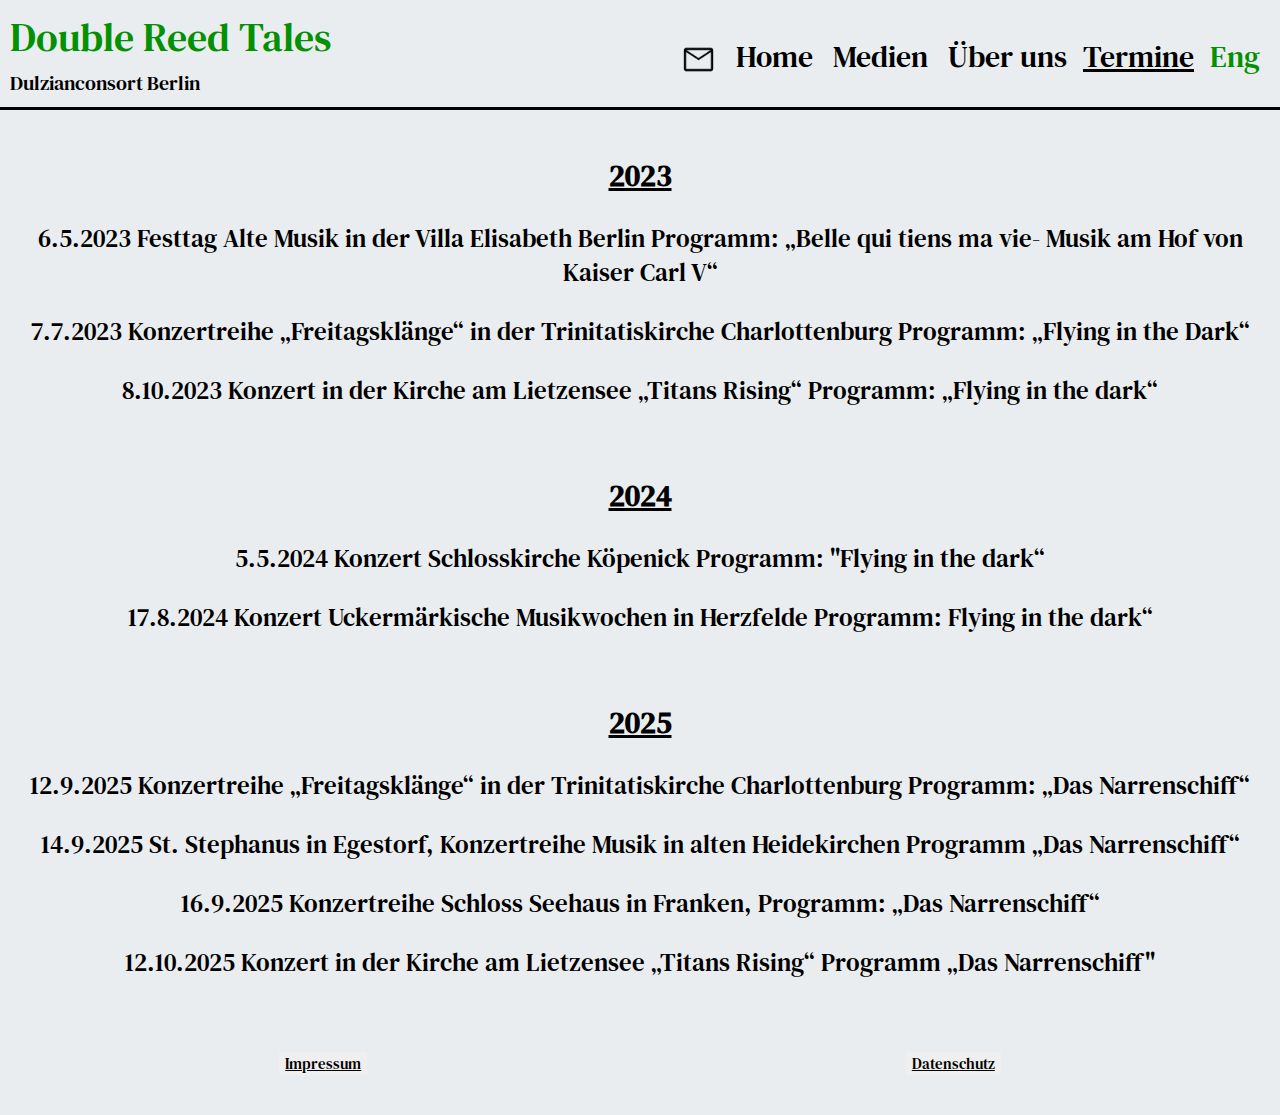
<file: termine.html>
<!DOCTYPE html>
<html lang="en">
<head>
    <meta charset="UTF-8">
    <meta name="viewport" content="width=device-width, initial-scale=1.0">
    <link rel="preconnect" href="https://fonts.googleapis.com">
    <link rel="preconnect" href="https://fonts.gstatic.com" crossorigin>
    <link href="https://fonts.googleapis.com/css2?family=DM+Serif+Text:ital@0;1&display=swap" rel="stylesheet">
    <title>Termine</title>
    <link rel="stylesheet" href="termine.css">
</head>
<body>
    <nav>
        <div class="titlediv">
            <h1>Double Reed Tales</h1>
            <p class="untertitle">Dulzianconsort Berlin</p>
        </div>
        <div class="menubuttons">
            <div class="menuicondiv"><a href="mailto:elisabethkaufhold3@gmail.com"><img class="menuicon" src="mail_45dp_000000_FILL0_wght400_GRAD0_opsz48.png"></a></div>
            <a href="index.html"><button class="menubutton">Home</button></a>
            <a href="medien.html"><button class="menubutton">Medien</button></a>
            <a href="ueberuns.html"><button class="menubutton">Über uns</button></a>
            <a href="termine.html"><button class="homebutton">Termine</button></a>
            <a href="englisch.html"><button class="englishbutton">Eng</button></a>
           
        </div>
        

        <div class="hamburger-menu">
            
            
            <input id="menu__toggle" type="checkbox" />
            <label class="menu__btn" for="menu__toggle">
              <span></span>
            </label>
          
            
            <ul class="menu__box">
                <div class="menu__itemdiv">
                    <a href="index.html" class="menu__item">Home</a>
                    <a href="medien.html" class="menu__item">Medien</a>
                    <a href="ueberuns.html" class="menu__item">Über uns</a>
                    <a href="termine.html" class="menu__item__home">Termine</a>
                    <a href="englisch.html" class="menu__item__englisch">Eng</a>
                    <div class="menuicondivburger"><a href="mailto:elisabethkaufhold3@gmail.com"><img class="menuiconburger" src="mail_45dp_000000_FILL0_wght400_GRAD0_opsz48.png"></a></div>
                </div>
            </ul>
          </div>


    </nav>
    
    <hr>
    
   
    
    <main>
        <div class="termine">
            <h2>2023</h2>
            <div>
                <p>6.5.2023  Festtag Alte Musik in der Villa Elisabeth Berlin Programm: „Belle qui tiens ma vie- Musik am Hof von Kaiser Carl V“</p>
                <p>7.7.2023 Konzertreihe „Freitagsklänge“ in der Trinitatiskirche Charlottenburg Programm: „Flying in the Dark“</p>
                <p>8.10.2023 Konzert in der Kirche am Lietzensee „Titans Rising“ Programm: „Flying in the dark“</p>
                <br>
            </div>

            <h2>2024</h2>
            <div class="b">
                <p>5.5.2024 Konzert Schlosskirche Köpenick Programm: "Flying in the dark“</p>
                <p>17.8.2024 Konzert Uckermärkische Musikwochen in Herzfelde Programm: Flying in the dark“</p>
                <br>
            </div>

            <h2>2025</h2>
            <div>
                <p>12.9.2025 Konzertreihe „Freitagsklänge“ in der Trinitatiskirche Charlottenburg Programm: „Das Narrenschiff“</p>
                <p>14.9.2025 St. Stephanus in Egestorf, Konzertreihe Musik in alten Heidekirchen Programm „Das Narrenschiff“</p>
                <p>16.9.2025 Konzertreihe Schloss Seehaus in Franken, Programm: „Das Narrenschiff“</p>
                <p>12.10.2025 Konzert in der Kirche am Lietzensee „Titans Rising“ Programm „Das Narrenschiff"</p>
                <br>
            </div>
        </div>
    </main>
   
        <footer class="abspann">
                    
            <a href="zimpressumtermine.html"><button class="abspannbutton">Impressum</button></a>
            <a href="zzdatenschutztermine.html"><button class="abspannbutton">Datenschutz</button></a>
        </footer>
    
</body>
</html>
</file>
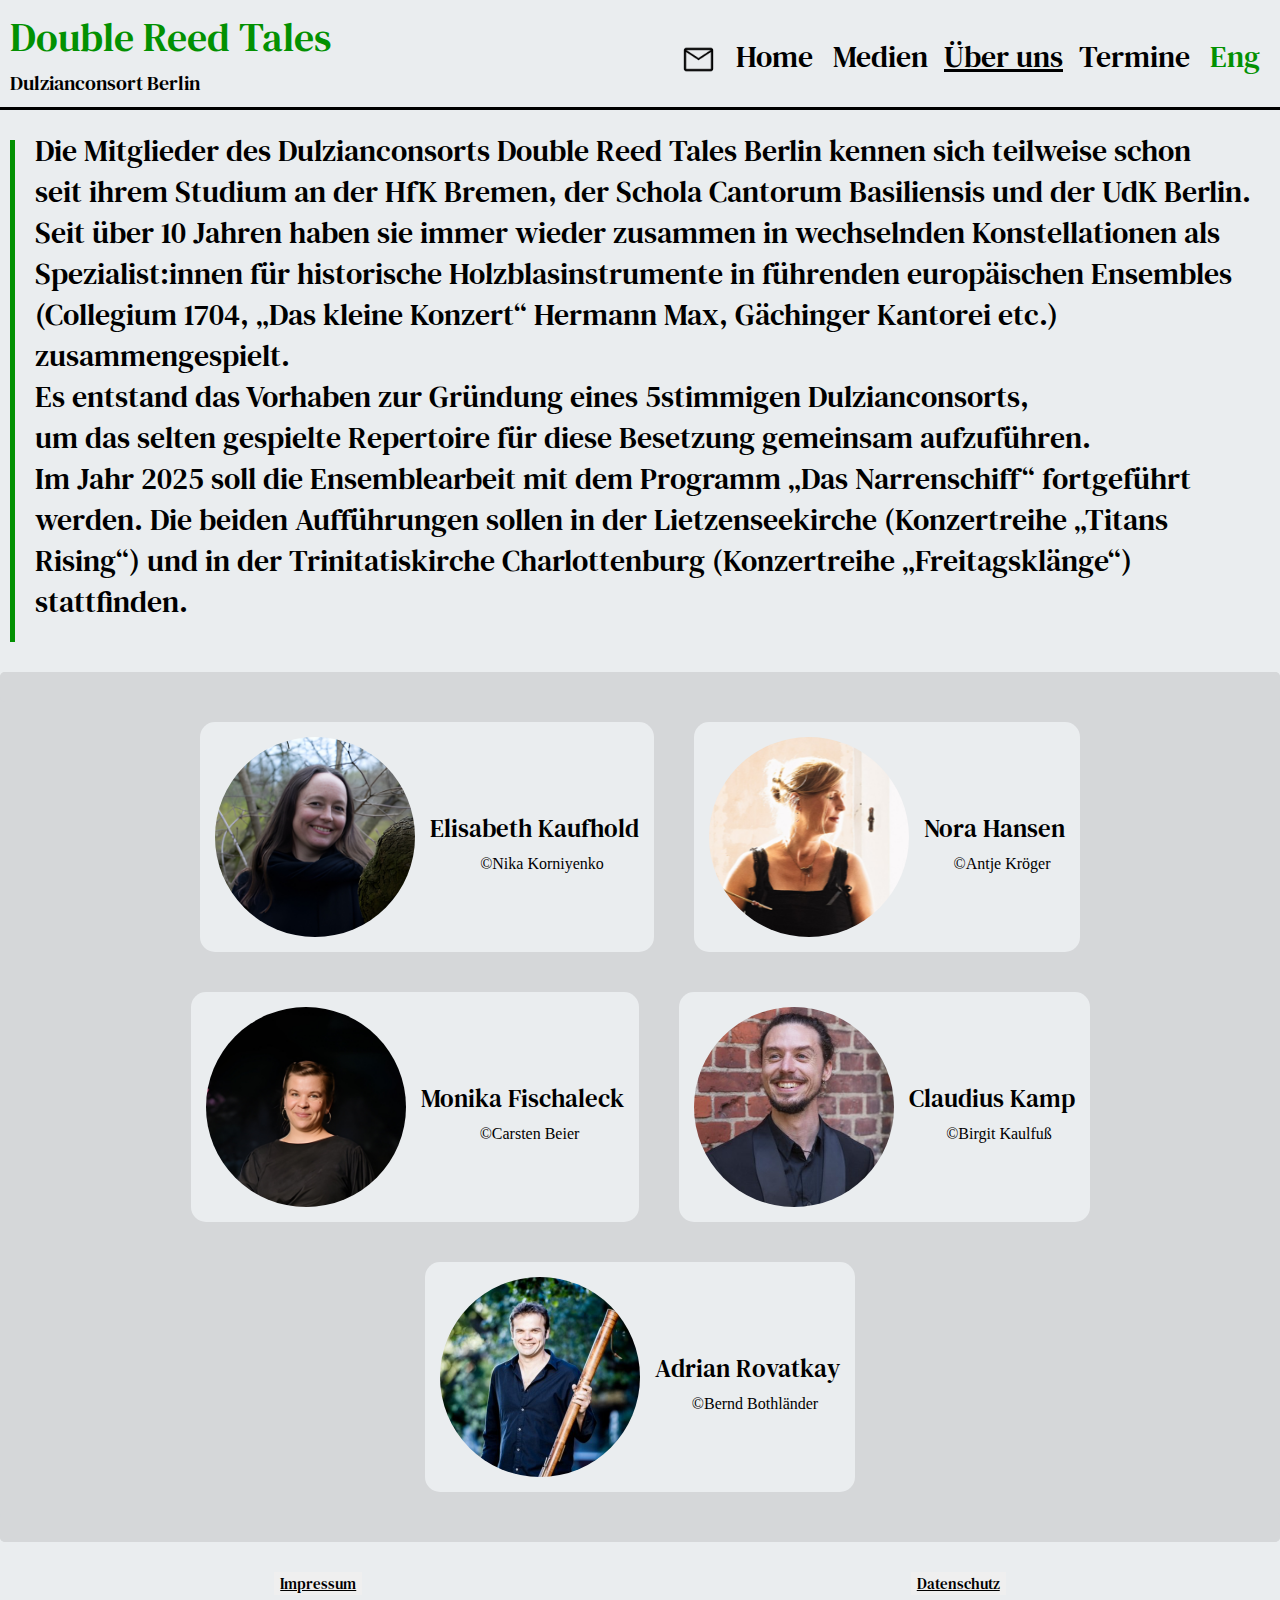
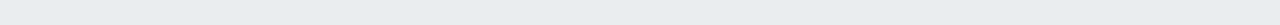
<file: ueberuns.html>
<!DOCTYPE html>
<html lang="en">
<head>
    <meta charset="UTF-8">
    <meta name="viewport" content="width=device-width, initial-scale=1.0">
    <link rel="preconnect" href="https://fonts.googleapis.com">
    <link rel="preconnect" href="https://fonts.gstatic.com" crossorigin>
    <link href="https://fonts.googleapis.com/css2?family=DM+Serif+Text:ital@0;1&display=swap" rel="stylesheet">
    <title>Über uns </title>
    <link rel="stylesheet" href="ueberuns.css">
</head>
<body>
    <nav>
        <div class="titlediv">
            <h1>Double Reed Tales</h1>
            <p class="untertitle">Dulzianconsort Berlin</p>
        </div>
        <div class="menubuttons">
            <div class="menuicondiv"><a href="mailto:elisabethkaufhold3@gmail.com"><img class="menuicon" src="mail_45dp_000000_FILL0_wght400_GRAD0_opsz48.png"></a></div>
            <a href="index.html"><button class="menubutton">Home</button></a>
            <a href="medien.html"><button class="menubutton">Medien</button></a>
            <a href="ueberuns.html"><button class="homebutton">Über uns</button></a>
            <a href="termine.html"><button class="menubutton">Termine</button></a>
            <a href="englisch.html"><button class="englishbutton">Eng</button></a>
           
        </div>
        

        <div class="hamburger-menu">
            
            
            <input id="menu__toggle" type="checkbox" />
            <label class="menu__btn" for="menu__toggle">
              <span></span>
            </label>
          
            
            <ul class="menu__box">
                <div class="menu__itemdiv">
                    <a href="index.html" class="menu__item">Home</a>
                    <a href="medien.html" class="menu__item">Medien</a>
                    <a href="ueberuns.html" class="menu__item__home">Über uns</a>
                    <a href="termine.html" class="menu__item">Termine</a>
                    <a href="englisch.html" class="menu__item__englisch">Eng</a>
                    <div class="menuicondivburger"><a href="mailto:elisabethkaufhold3@gmail.com"><img class="menuiconburger" src="mail_45dp_000000_FILL0_wght400_GRAD0_opsz48.png"></a></div>
                </div>
            </ul>
          </div>


    </nav>
    
    <hr>
    
    <content>
        
        <div class="homepagetextdiv">
            <div class="vl"></div>
            <p class="homepagetext">
                Die Mitglieder des Dulzianconsorts Double Reed Tales Berlin kennen sich teilweise schon<br>
                seit ihrem Studium an der HfK Bremen, der Schola Cantorum Basiliensis und der UdK Berlin.<br>
                Seit über 10 Jahren haben sie immer wieder zusammen in wechselnden Konstellationen als<br>
                Spezialist:innen für historische Holzblasinstrumente in führenden europäischen Ensembles<br>
                (Collegium 1704, „Das kleine Konzert“ Hermann Max, Gächinger Kantorei etc.)<br>
                zusammengespielt.<br>
                Es entstand das Vorhaben zur Gründung eines 5stimmigen Dulzianconsorts,<br>
                um das selten gespielte Repertoire für diese Besetzung gemeinsam aufzuführen.<br>
                Im Jahr 2025 soll die Ensemblearbeit mit dem Programm „Das Narrenschiff“ fortgeführt<br>
                werden. Die beiden Aufführungen sollen in der Lietzenseekirche (Konzertreihe „Titans<br>
                Rising“) und in der Trinitatiskirche Charlottenburg (Konzertreihe „Freitagsklänge“)<br>
                stattfinden.
            </p>
        </div>

        <div class="mitgliederhomepage">
            
            <div class="spacer"></div>
            <div class="allemitglieder">
                
                <div class="mitglied">
                    <img src="elisabethkaufhold.jpeg" class="mitgliedbild">
                    <div class="mitgliedercontent"> 
                        <p class="name">Elisabeth Kaufhold</p>
                        <p class="copyright">&copy;Nika Korniyenko</p>
                    </div>  
                </div>

                <div class="mitglied">
                    <img src="NoraHansenBild.png" class="mitgliedbild">
                    <div class="mitgliedercontent"> 
                        <p class="name">Nora Hansen</p>
                        <p class="copyright">&copy;Antje Kröger</p>
                    </div>  
                </div>
                
                <div class="mitglied">
                    <img src="monifischaleck.jpeg" class="mitgliedbild">
                    <div class="mitgliedercontent"> 
                        <p class="name">Monika Fischaleck</p>
                        <p class="copyright">&copy;Carsten Beier</p>
                    </div>  
                </div>

                <div class="mitglied">
                    <img src="claudius.jpeg" class="mitgliedbild">
                    <div class="mitgliedercontent"> 
                        <p class="name">Claudius Kamp</p>
                        <p class="copyright">&copy;Birgit Kaulfuß</p>
                    </div>  
                </div>

                <div class="mitglied">
                    <img src="adrian.jpg" class="mitgliedbild">
                    <div class="mitgliedercontent"> 
                        <p class="name">Adrian Rovatkay</p>
                        <p class="copyright">&copy;Bernd Bothländer</p>
                    </div>  
                    
                </div>
                
                </div>
                <div class="spacer"></div>
        </div>

        <div class="abspann">
            
            <a href="zimpressumueberuns.html"><button class="abspannbutton">Impressum</button></a>
            <a href="zzdatenschutzueberuns.html"><button class="abspannbutton">Datenschutz</button></a>
        </div>
    </content>
</file>
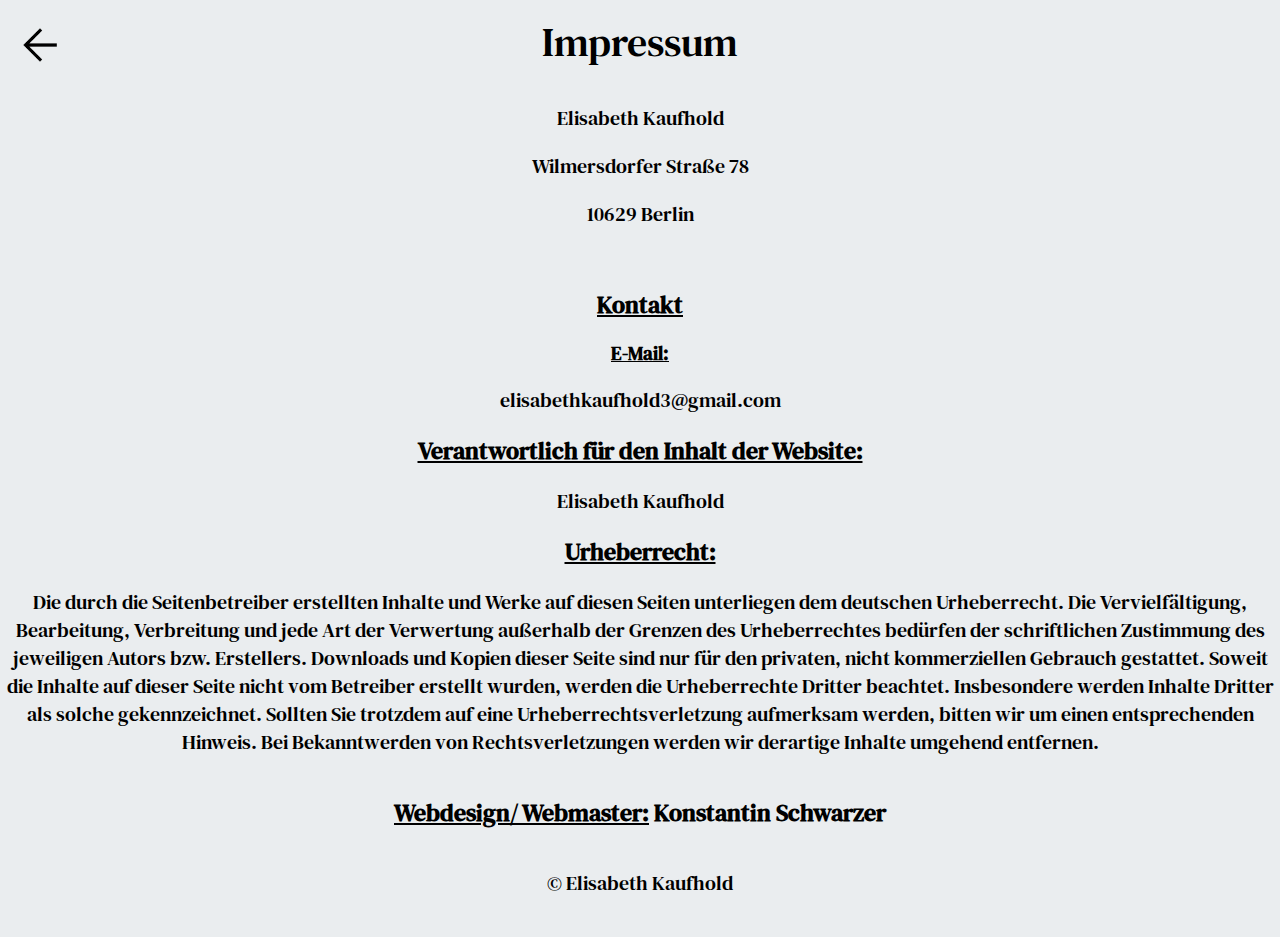
<file: zimpressumindex.html>
<!DOCTYPE html>
<html lang="en">
<head>
    <meta charset="UTF-8">
    <meta name="viewport" content="width=device-width, initial-scale=1.0">
    <link rel="preconnect" href="https://fonts.googleapis.com">
    <link rel="preconnect" href="https://fonts.gstatic.com" crossorigin>
    <link href="https://fonts.googleapis.com/css2?family=DM+Serif+Text:ital@0;1&display=swap" rel="stylesheet">
    <title>Impressum</title>
    <link rel="stylesheet" href="zimpressum.css">
</head>
<body>
    
    
    
    <header>
       
        <a href="index.html"><img src="arrow_back_45dp_000000_FILL0_wght400_GRAD0_opsz48.png" class="arrowbackimg" alt="back" ></a>
    
        <h1>Impressum</h1>
    </header>
    <content>
        <div class="allgemeineinfo">
            <p>Elisabeth Kaufhold</p>
            <p>Wilmersdorfer Straße 78</p>
            <p>10629 Berlin</p>
        </div>
        <div class="kontakt">
            <h2>Kontakt</h2>
            <h3>E-Mail:</h3>
            <a><p>elisabethkaufhold3@gmail.com</p></a>
            <h2>Verantwortlich für den Inhalt der Website:</h2>
            <p>Elisabeth Kaufhold</p>
            <h2>Urheberrecht:</h2>
            <p>Die durch die Seitenbetreiber erstellten Inhalte und Werke auf diesen Seiten unterliegen dem deutschen Urheberrecht. Die Vervielfältigung, Bearbeitung, Verbreitung und jede Art der Verwertung außerhalb der Grenzen des Urheberrechtes bedürfen der schriftlichen Zustimmung des jeweiligen Autors bzw. Erstellers. Downloads und Kopien dieser Seite sind nur für den privaten, nicht kommerziellen Gebrauch gestattet.

                Soweit die Inhalte auf dieser Seite nicht vom Betreiber erstellt wurden, werden die Urheberrechte Dritter beachtet. Insbesondere werden Inhalte Dritter als solche gekennzeichnet. Sollten Sie trotzdem auf eine Urheberrechtsverletzung aufmerksam werden, bitten wir um einen entsprechenden Hinweis. Bei Bekanntwerden von Rechtsverletzungen werden wir derartige Inhalte umgehend entfernen.</p>
            
                <div class="ks"><h2>Webdesign/ Webmaster:</h2> <h2 class="ksname">&nbsp;Konstantin Schwarzer</h2></div>
                
            <p>&copy; Elisabeth Kaufhold</p>

        </div>
    </content>
</body>
</html>
</file>
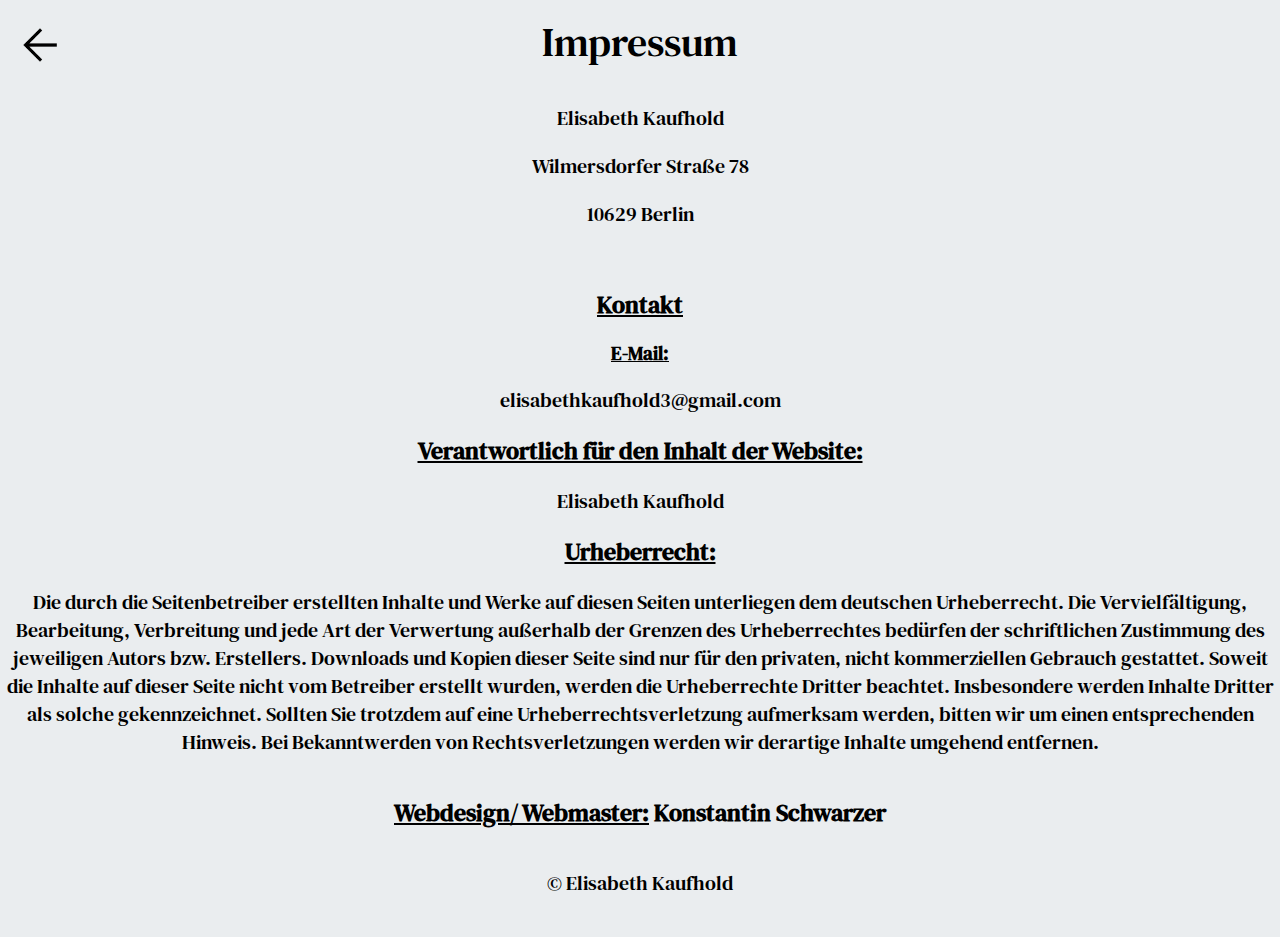
<file: zimpressummedien.html>
<!DOCTYPE html>
<html lang="en">
<head>
    <meta charset="UTF-8">
    <meta name="viewport" content="width=device-width, initial-scale=1.0">
    <link rel="preconnect" href="https://fonts.googleapis.com">
    <link rel="preconnect" href="https://fonts.gstatic.com" crossorigin>
    <link href="https://fonts.googleapis.com/css2?family=DM+Serif+Text:ital@0;1&display=swap" rel="stylesheet">
    <title>Impressum</title>
    <link rel="stylesheet" href="zimpressum.css">
</head>
<body>
    
    
    
    <header>
       
        <a href="medien.html"><img src="arrow_back_45dp_000000_FILL0_wght400_GRAD0_opsz48.png" class="arrowbackimg" alt="back" ></a>
    
        <h1>Impressum</h1>
    </header>
    <content>
        <div class="allgemeineinfo">
            <p>Elisabeth Kaufhold</p>
            <p>Wilmersdorfer Straße 78</p>
            <p>10629 Berlin</p>
        </div>
        <div class="kontakt">
            <h2>Kontakt</h2>
            <h3>E-Mail:</h3>
            <a><p>elisabethkaufhold3@gmail.com</p></a>
            <h2>Verantwortlich für den Inhalt der Website:</h2>
            <p>Elisabeth Kaufhold</p>
            <h2>Urheberrecht:</h2>
            <p>Die durch die Seitenbetreiber erstellten Inhalte und Werke auf diesen Seiten unterliegen dem deutschen Urheberrecht. Die Vervielfältigung, Bearbeitung, Verbreitung und jede Art der Verwertung außerhalb der Grenzen des Urheberrechtes bedürfen der schriftlichen Zustimmung des jeweiligen Autors bzw. Erstellers. Downloads und Kopien dieser Seite sind nur für den privaten, nicht kommerziellen Gebrauch gestattet.

                Soweit die Inhalte auf dieser Seite nicht vom Betreiber erstellt wurden, werden die Urheberrechte Dritter beachtet. Insbesondere werden Inhalte Dritter als solche gekennzeichnet. Sollten Sie trotzdem auf eine Urheberrechtsverletzung aufmerksam werden, bitten wir um einen entsprechenden Hinweis. Bei Bekanntwerden von Rechtsverletzungen werden wir derartige Inhalte umgehend entfernen.</p>
            
                <div class="ks"><h2>Webdesign/ Webmaster:</h2> <h2 class="ksname">&nbsp;Konstantin Schwarzer</h2></div>
                
            <p>&copy; Elisabeth Kaufhold</p>

        </div>
    </content>
</body>
</html>
</file>
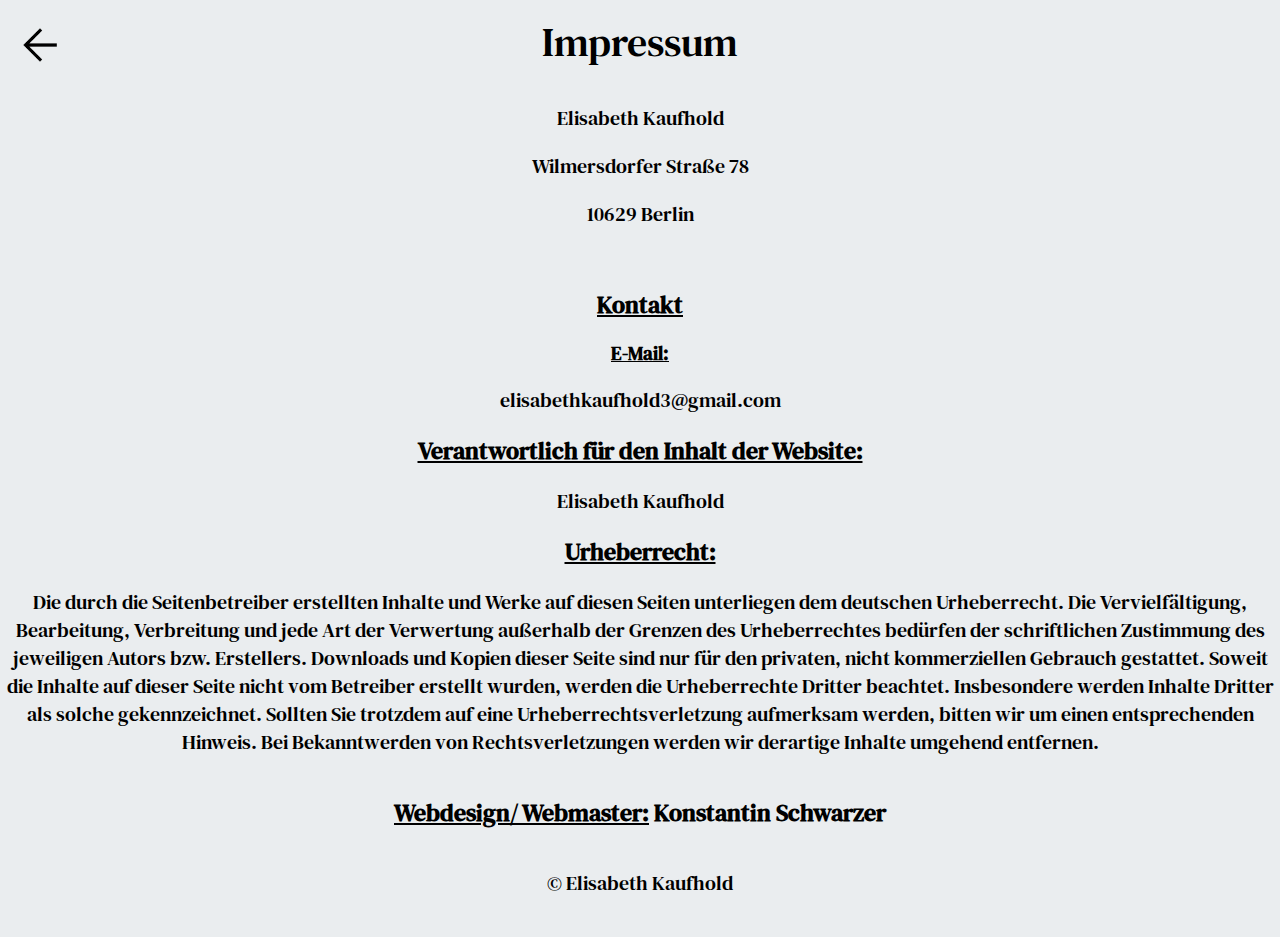
<file: zimpressumtermine.html>
<!DOCTYPE html>
<html lang="en">
<head>
    <meta charset="UTF-8">
    <meta name="viewport" content="width=device-width, initial-scale=1.0">
    <link rel="preconnect" href="https://fonts.googleapis.com">
    <link rel="preconnect" href="https://fonts.gstatic.com" crossorigin>
    <link href="https://fonts.googleapis.com/css2?family=DM+Serif+Text:ital@0;1&display=swap" rel="stylesheet">
    <title>Impressum</title>
    <link rel="stylesheet" href="zimpressum.css">
</head>
<body>
    
    
    
    <header>
       
        <a href="termine.html"><img src="arrow_back_45dp_000000_FILL0_wght400_GRAD0_opsz48.png" class="arrowbackimg" alt="back" ></a>
    
        <h1>Impressum</h1>
    </header>
    <content>
        <div class="allgemeineinfo">
            <p>Elisabeth Kaufhold</p>
            <p>Wilmersdorfer Straße 78</p>
            <p>10629 Berlin</p>
        </div>
        <div class="kontakt">
            <h2>Kontakt</h2>
            <h3>E-Mail:</h3>
            <a><p>elisabethkaufhold3@gmail.com</p></a>
            <h2>Verantwortlich für den Inhalt der Website:</h2>
            <p>Elisabeth Kaufhold</p>
            <h2>Urheberrecht:</h2>
            <p>Die durch die Seitenbetreiber erstellten Inhalte und Werke auf diesen Seiten unterliegen dem deutschen Urheberrecht. Die Vervielfältigung, Bearbeitung, Verbreitung und jede Art der Verwertung außerhalb der Grenzen des Urheberrechtes bedürfen der schriftlichen Zustimmung des jeweiligen Autors bzw. Erstellers. Downloads und Kopien dieser Seite sind nur für den privaten, nicht kommerziellen Gebrauch gestattet.

                Soweit die Inhalte auf dieser Seite nicht vom Betreiber erstellt wurden, werden die Urheberrechte Dritter beachtet. Insbesondere werden Inhalte Dritter als solche gekennzeichnet. Sollten Sie trotzdem auf eine Urheberrechtsverletzung aufmerksam werden, bitten wir um einen entsprechenden Hinweis. Bei Bekanntwerden von Rechtsverletzungen werden wir derartige Inhalte umgehend entfernen.</p>
            
                <div class="ks"><h2>Webdesign/ Webmaster:</h2> <h2 class="ksname">&nbsp;Konstantin Schwarzer</h2></div>
                
            <p>&copy; Elisabeth Kaufhold</p>

        </div>
    </content>
</body>
</html>
</file>
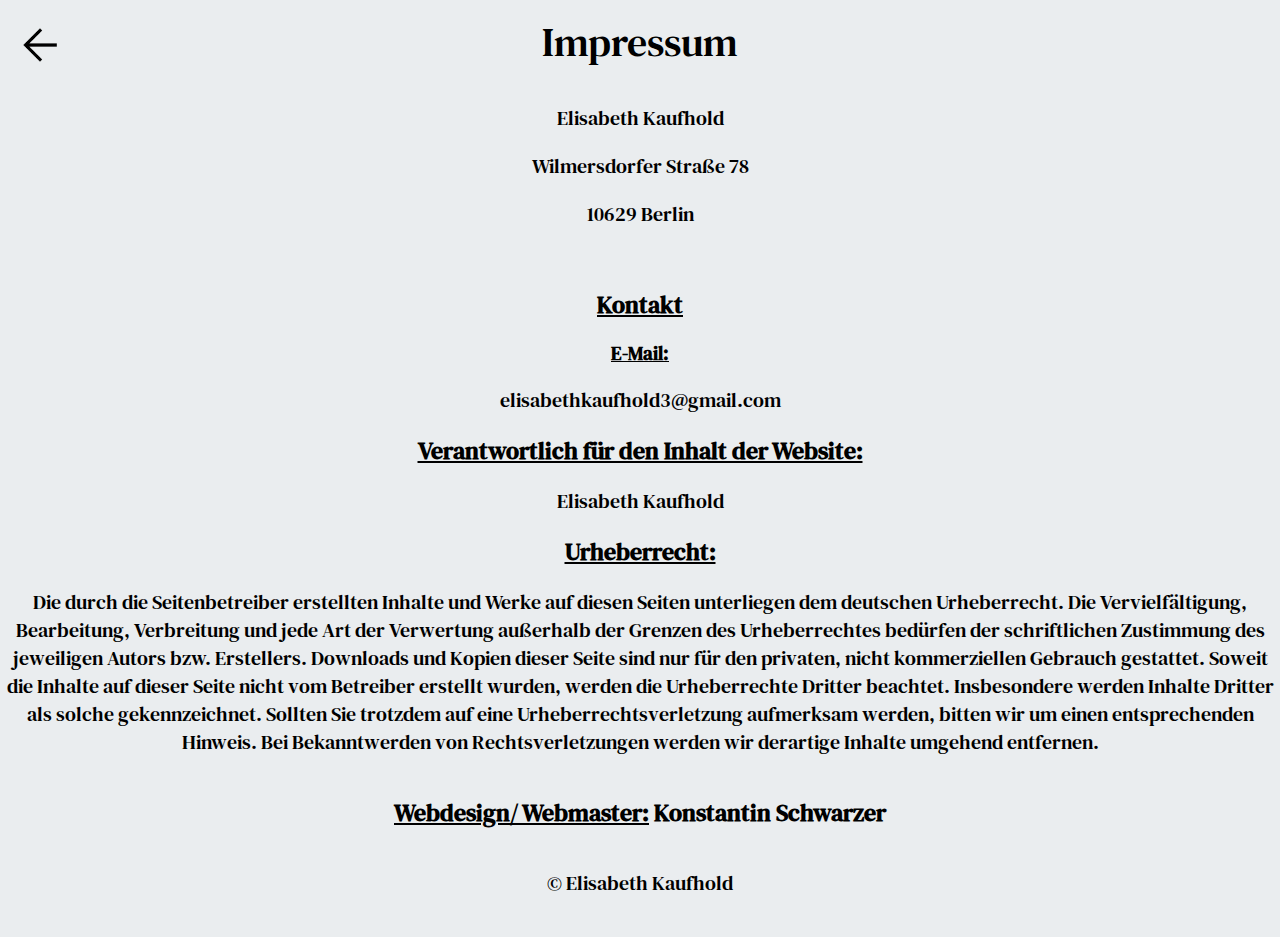
<file: zimpressumueberuns.html>
<!DOCTYPE html>
<html lang="en">
<head>
    <meta charset="UTF-8">
    <meta name="viewport" content="width=device-width, initial-scale=1.0">
    <link rel="preconnect" href="https://fonts.googleapis.com">
    <link rel="preconnect" href="https://fonts.gstatic.com" crossorigin>
    <link href="https://fonts.googleapis.com/css2?family=DM+Serif+Text:ital@0;1&display=swap" rel="stylesheet">
    <title>Impressum</title>
    <link rel="stylesheet" href="zimpressum.css">
</head>
<body>
    
    
    
    <header>
       
        <a href="ueberuns.html"><img src="arrow_back_45dp_000000_FILL0_wght400_GRAD0_opsz48.png" class="arrowbackimg" alt="back" ></a>
    
        <h1>Impressum</h1>
    </header>
    <content>
        <div class="allgemeineinfo">
            <p>Elisabeth Kaufhold</p>
            <p>Wilmersdorfer Straße 78</p>
            <p>10629 Berlin</p>
        </div>
        <div class="kontakt">
            <h2>Kontakt</h2>
            <h3>E-Mail:</h3>
            <a><p>elisabethkaufhold3@gmail.com</p></a>
            <h2>Verantwortlich für den Inhalt der Website:</h2>
            <p>Elisabeth Kaufhold</p>
            <h2>Urheberrecht:</h2>
            <p>Die durch die Seitenbetreiber erstellten Inhalte und Werke auf diesen Seiten unterliegen dem deutschen Urheberrecht. Die Vervielfältigung, Bearbeitung, Verbreitung und jede Art der Verwertung außerhalb der Grenzen des Urheberrechtes bedürfen der schriftlichen Zustimmung des jeweiligen Autors bzw. Erstellers. Downloads und Kopien dieser Seite sind nur für den privaten, nicht kommerziellen Gebrauch gestattet.

                Soweit die Inhalte auf dieser Seite nicht vom Betreiber erstellt wurden, werden die Urheberrechte Dritter beachtet. Insbesondere werden Inhalte Dritter als solche gekennzeichnet. Sollten Sie trotzdem auf eine Urheberrechtsverletzung aufmerksam werden, bitten wir um einen entsprechenden Hinweis. Bei Bekanntwerden von Rechtsverletzungen werden wir derartige Inhalte umgehend entfernen.</p>
            
                <div class="ks"><h2>Webdesign/ Webmaster:</h2> <h2 class="ksname">&nbsp;Konstantin Schwarzer</h2></div>
                
            <p>&copy; Elisabeth Kaufhold</p>

        </div>
    </content>
</body>
</html>
</file>
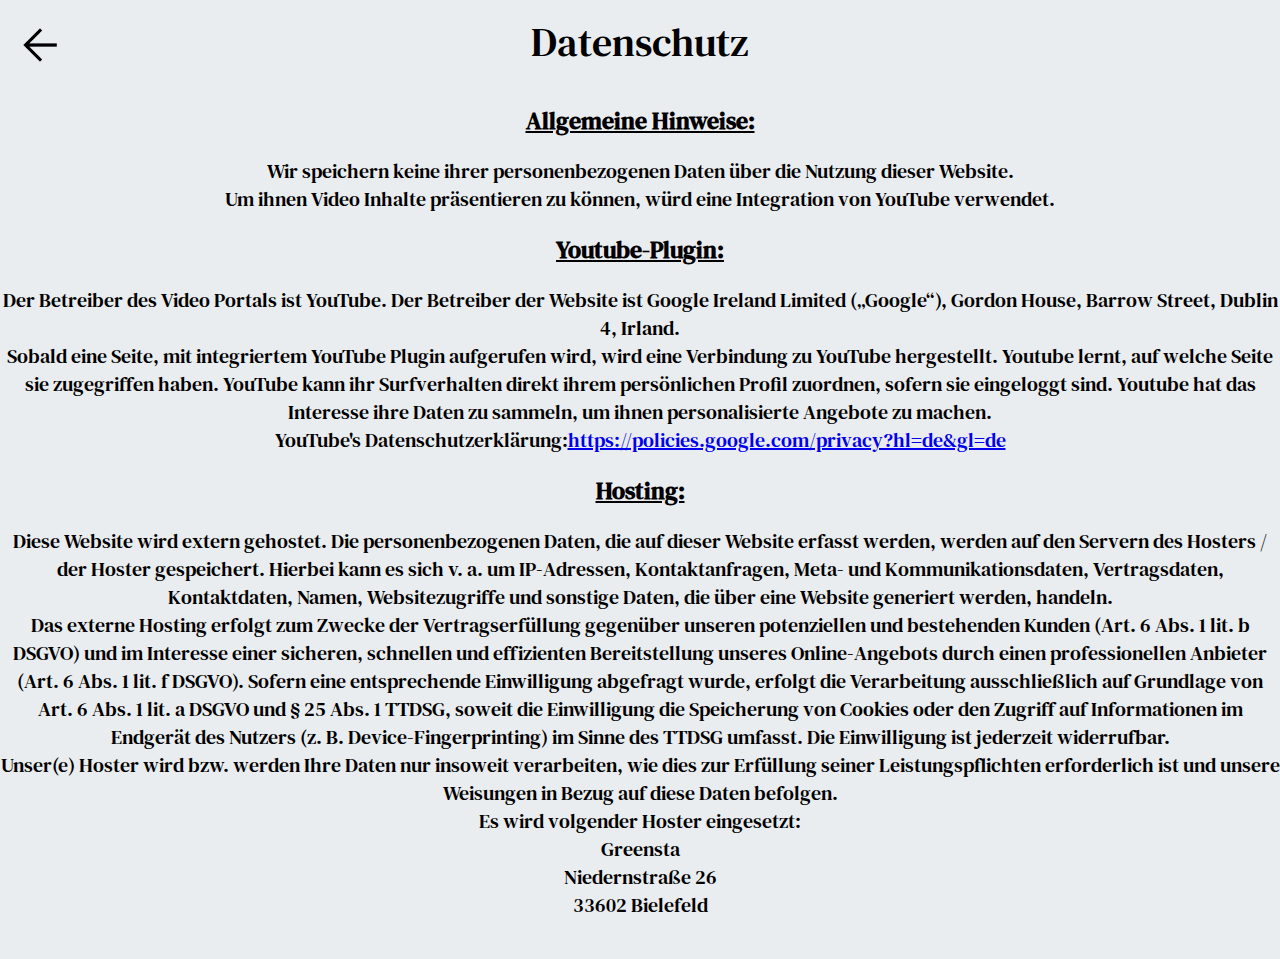
<file: zzdatenschutzindex.html>
<!DOCTYPE html>
<html lang="en">
<head>
    <meta charset="UTF-8">
    <meta name="viewport" content="width=device-width, initial-scale=1.0">
    <link rel="preconnect" href="https://fonts.googleapis.com">
    <link rel="preconnect" href="https://fonts.gstatic.com" crossorigin>
    <link href="https://fonts.googleapis.com/css2?family=DM+Serif+Text:ital@0;1&display=swap" rel="stylesheet">
    <title>Datenschutz</title>
    <link rel="stylesheet" href="datenschutz.css">
</head>
<body>
    
    
    
    <header>
       
        <a href="index.html"><img src="arrow_back_45dp_000000_FILL0_wght400_GRAD0_opsz48.png" class="arrowbackimg" alt="back" ></a>
    
        <h1>Datenschutz</h1>
    </header>
    <content>
        <div class="allgemeineinfo">
            <h2>Allgemeine Hinweise:</h2>
            <p>Wir speichern keine ihrer personenbezogenen Daten über die Nutzung dieser Website.<br>
            Um ihnen Video Inhalte präsentieren zu können, würd eine Integration von YouTube verwendet.</p>
            <h2>Youtube-Plugin:</h2>
            <p>Der Betreiber des Video Portals ist YouTube. Der Betreiber der Website ist Google Ireland Limited („Google“), Gordon House, Barrow Street, Dublin 4, Irland.<br>Sobald eine Seite, mit integriertem YouTube Plugin aufgerufen wird, wird eine Verbindung zu YouTube hergestellt. Youtube lernt, auf welche Seite sie zugegriffen haben. YouTube kann ihr Surfverhalten direkt ihrem persönlichen Profil zuordnen, sofern sie eingeloggt sind.
                Youtube hat das Interesse ihre Daten zu sammeln, um ihnen personalisierte Angebote zu machen. 
                <br>YouTube's Datenschutzerklärung:<a href="https://policies.google.com/privacy?hl=de&gl=de">https://policies.google.com/privacy?hl=de&gl=de</p></a>
            <h2>Hosting:</h2>
            <p>Diese Website wird extern gehostet. Die personenbezogenen Daten, die auf dieser Website erfasst werden, werden auf den Servern des Hosters / der Hoster gespeichert. Hierbei kann es sich v. a. um IP-Adressen, Kontaktanfragen, Meta- und Kommunikationsdaten, Vertragsdaten, Kontaktdaten, Namen, Websitezugriffe und sonstige Daten, die über eine Website generiert werden, handeln.<br>

                Das externe Hosting erfolgt zum Zwecke der Vertragserfüllung gegenüber unseren potenziellen und bestehenden Kunden (Art. 6 Abs. 1 lit. b DSGVO) und im Interesse einer sicheren, schnellen und effizienten Bereitstellung unseres Online-Angebots durch einen professionellen Anbieter (Art. 6 Abs. 1 lit. f DSGVO). Sofern eine entsprechende Einwilligung abgefragt wurde, erfolgt die Verarbeitung ausschließlich auf Grundlage von Art. 6 Abs. 1 lit. a DSGVO und § 25 Abs. 1 TTDSG, soweit die Einwilligung die Speicherung von Cookies oder den Zugriff auf Informationen im Endgerät des Nutzers (z. B. Device-Fingerprinting) im Sinne des TTDSG umfasst. Die Einwilligung ist jederzeit widerrufbar.<br>
                
                Unser(e) Hoster wird bzw. werden Ihre Daten nur insoweit verarbeiten, wie dies zur Erfüllung seiner Leistungspflichten erforderlich ist und unsere Weisungen in Bezug auf diese Daten befolgen.<br>
                
                Es wird volgender Hoster eingesetzt:<br>
                
                Greensta<br>
                Niedernstraße 26<br>
                33602 Bielefeld
            </p>
        </div>
        
    </content>
</body>
</html>
</file>
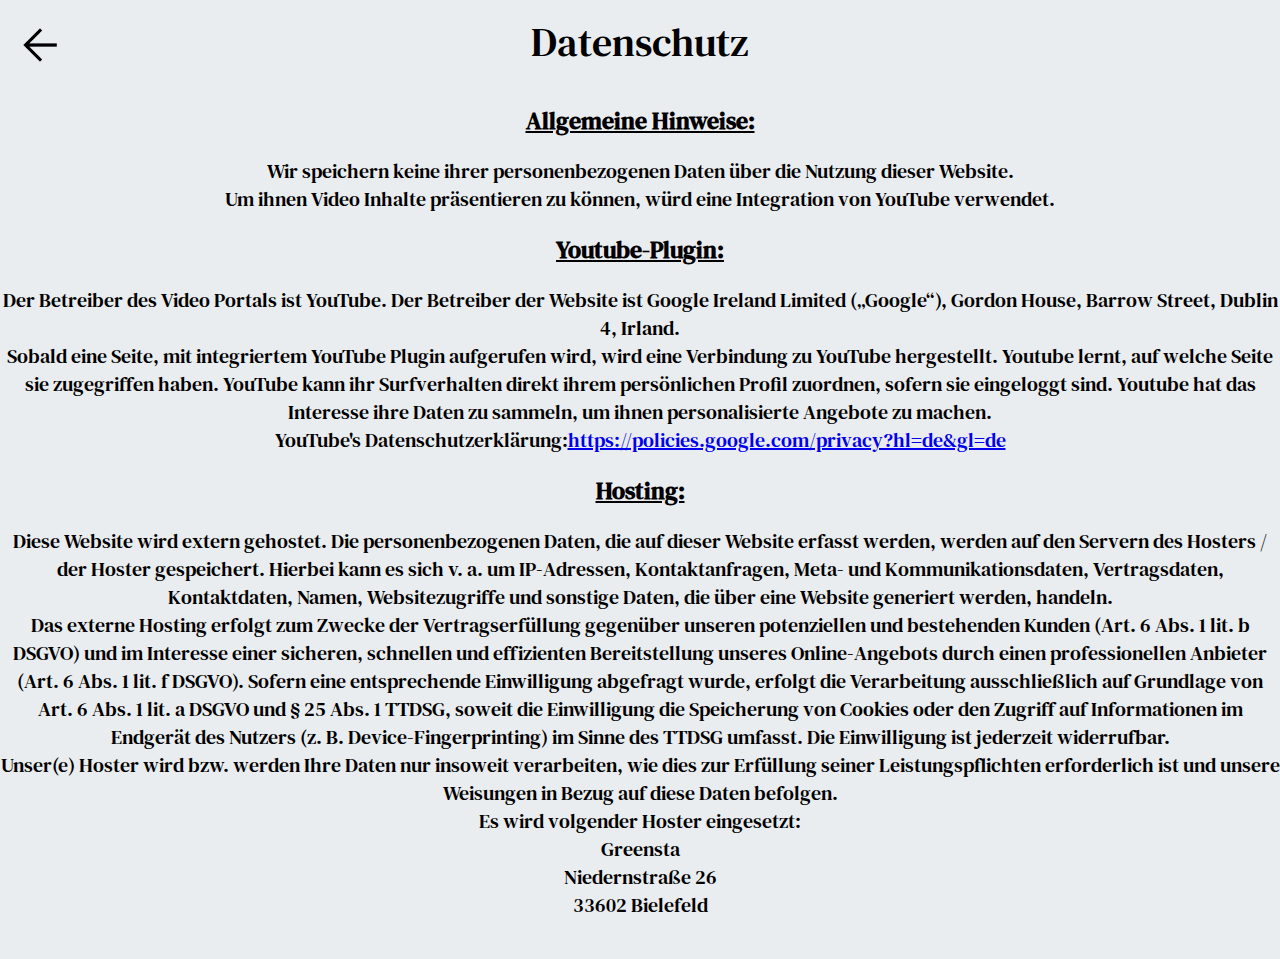
<file: zzdatenschutzmedien.html>
<!DOCTYPE html>
<html lang="en">
<head>
    <meta charset="UTF-8">
    <meta name="viewport" content="width=device-width, initial-scale=1.0">
    <link rel="preconnect" href="https://fonts.googleapis.com">
    <link rel="preconnect" href="https://fonts.gstatic.com" crossorigin>
    <link href="https://fonts.googleapis.com/css2?family=DM+Serif+Text:ital@0;1&display=swap" rel="stylesheet">
    <title>Datenschutz</title>
    <link rel="stylesheet" href="datenschutz.css">
</head>
<body>
    
    
    
    <header>
       
        <a href="medien.html"><img src="arrow_back_45dp_000000_FILL0_wght400_GRAD0_opsz48.png" class="arrowbackimg" alt="back" ></a>
    
        <h1>Datenschutz</h1>
    </header>
    <content>
        <div class="allgemeineinfo">
            <h2>Allgemeine Hinweise:</h2>
            <p>Wir speichern keine ihrer personenbezogenen Daten über die Nutzung dieser Website.<br>
            Um ihnen Video Inhalte präsentieren zu können, würd eine Integration von YouTube verwendet.</p>
            <h2>Youtube-Plugin:</h2>
            <p>Der Betreiber des Video Portals ist YouTube. Der Betreiber der Website ist Google Ireland Limited („Google“), Gordon House, Barrow Street, Dublin 4, Irland.<br>Sobald eine Seite, mit integriertem YouTube Plugin aufgerufen wird, wird eine Verbindung zu YouTube hergestellt. Youtube lernt, auf welche Seite sie zugegriffen haben. YouTube kann ihr Surfverhalten direkt ihrem persönlichen Profil zuordnen, sofern sie eingeloggt sind.
                Youtube hat das Interesse ihre Daten zu sammeln, um ihnen personalisierte Angebote zu machen. 
                <br>YouTube's Datenschutzerklärung:<a href="https://policies.google.com/privacy?hl=de&gl=de">https://policies.google.com/privacy?hl=de&gl=de</p></a>
            <h2>Hosting:</h2>
            <p>Diese Website wird extern gehostet. Die personenbezogenen Daten, die auf dieser Website erfasst werden, werden auf den Servern des Hosters / der Hoster gespeichert. Hierbei kann es sich v. a. um IP-Adressen, Kontaktanfragen, Meta- und Kommunikationsdaten, Vertragsdaten, Kontaktdaten, Namen, Websitezugriffe und sonstige Daten, die über eine Website generiert werden, handeln.<br>

                Das externe Hosting erfolgt zum Zwecke der Vertragserfüllung gegenüber unseren potenziellen und bestehenden Kunden (Art. 6 Abs. 1 lit. b DSGVO) und im Interesse einer sicheren, schnellen und effizienten Bereitstellung unseres Online-Angebots durch einen professionellen Anbieter (Art. 6 Abs. 1 lit. f DSGVO). Sofern eine entsprechende Einwilligung abgefragt wurde, erfolgt die Verarbeitung ausschließlich auf Grundlage von Art. 6 Abs. 1 lit. a DSGVO und § 25 Abs. 1 TTDSG, soweit die Einwilligung die Speicherung von Cookies oder den Zugriff auf Informationen im Endgerät des Nutzers (z. B. Device-Fingerprinting) im Sinne des TTDSG umfasst. Die Einwilligung ist jederzeit widerrufbar.<br>
                
                Unser(e) Hoster wird bzw. werden Ihre Daten nur insoweit verarbeiten, wie dies zur Erfüllung seiner Leistungspflichten erforderlich ist und unsere Weisungen in Bezug auf diese Daten befolgen.<br>
                
                Es wird volgender Hoster eingesetzt:<br>
                
                Greensta<br>
                Niedernstraße 26<br>
                33602 Bielefeld
            </p>
        </div>
        
    </content>
</body>
</html>
</file>
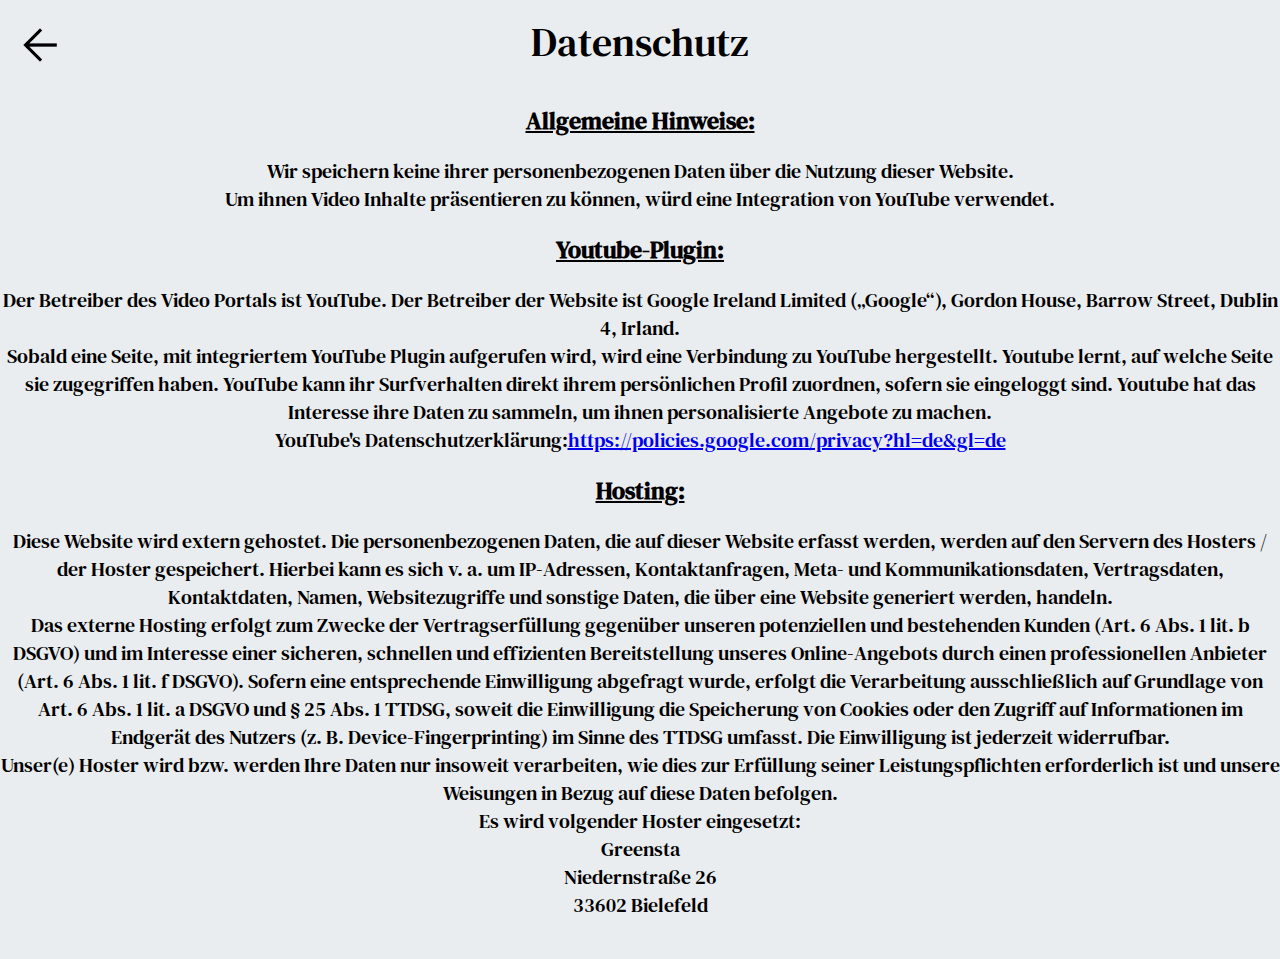
<file: zzdatenschutztermine.html>
<!DOCTYPE html>
<html lang="en">
<head>
    <meta charset="UTF-8">
    <meta name="viewport" content="width=device-width, initial-scale=1.0">
    <link rel="preconnect" href="https://fonts.googleapis.com">
    <link rel="preconnect" href="https://fonts.gstatic.com" crossorigin>
    <link href="https://fonts.googleapis.com/css2?family=DM+Serif+Text:ital@0;1&display=swap" rel="stylesheet">
    <title>Datenschutz</title>
    <link rel="stylesheet" href="datenschutz.css">
</head>
<body>
    
    
    
    <header>
       
        <a href="termine.html"><img src="arrow_back_45dp_000000_FILL0_wght400_GRAD0_opsz48.png" class="arrowbackimg" alt="back" ></a>
    
        <h1>Datenschutz</h1>
    </header>
    <content>
        <div class="allgemeineinfo">
            <h2>Allgemeine Hinweise:</h2>
            <p>Wir speichern keine ihrer personenbezogenen Daten über die Nutzung dieser Website.<br>
            Um ihnen Video Inhalte präsentieren zu können, würd eine Integration von YouTube verwendet.</p>
            <h2>Youtube-Plugin:</h2>
            <p>Der Betreiber des Video Portals ist YouTube. Der Betreiber der Website ist Google Ireland Limited („Google“), Gordon House, Barrow Street, Dublin 4, Irland.<br>Sobald eine Seite, mit integriertem YouTube Plugin aufgerufen wird, wird eine Verbindung zu YouTube hergestellt. Youtube lernt, auf welche Seite sie zugegriffen haben. YouTube kann ihr Surfverhalten direkt ihrem persönlichen Profil zuordnen, sofern sie eingeloggt sind.
                Youtube hat das Interesse ihre Daten zu sammeln, um ihnen personalisierte Angebote zu machen. 
                <br>YouTube's Datenschutzerklärung:<a href="https://policies.google.com/privacy?hl=de&gl=de">https://policies.google.com/privacy?hl=de&gl=de</p></a>
            <h2>Hosting:</h2>
            <p>Diese Website wird extern gehostet. Die personenbezogenen Daten, die auf dieser Website erfasst werden, werden auf den Servern des Hosters / der Hoster gespeichert. Hierbei kann es sich v. a. um IP-Adressen, Kontaktanfragen, Meta- und Kommunikationsdaten, Vertragsdaten, Kontaktdaten, Namen, Websitezugriffe und sonstige Daten, die über eine Website generiert werden, handeln.<br>

                Das externe Hosting erfolgt zum Zwecke der Vertragserfüllung gegenüber unseren potenziellen und bestehenden Kunden (Art. 6 Abs. 1 lit. b DSGVO) und im Interesse einer sicheren, schnellen und effizienten Bereitstellung unseres Online-Angebots durch einen professionellen Anbieter (Art. 6 Abs. 1 lit. f DSGVO). Sofern eine entsprechende Einwilligung abgefragt wurde, erfolgt die Verarbeitung ausschließlich auf Grundlage von Art. 6 Abs. 1 lit. a DSGVO und § 25 Abs. 1 TTDSG, soweit die Einwilligung die Speicherung von Cookies oder den Zugriff auf Informationen im Endgerät des Nutzers (z. B. Device-Fingerprinting) im Sinne des TTDSG umfasst. Die Einwilligung ist jederzeit widerrufbar.<br>
                
                Unser(e) Hoster wird bzw. werden Ihre Daten nur insoweit verarbeiten, wie dies zur Erfüllung seiner Leistungspflichten erforderlich ist und unsere Weisungen in Bezug auf diese Daten befolgen.<br>
                
                Es wird volgender Hoster eingesetzt:<br>
                
                Greensta<br>
                Niedernstraße 26<br>
                33602 Bielefeld
            </p>
        </div>
        
    </content>
</body>
</html>
</file>
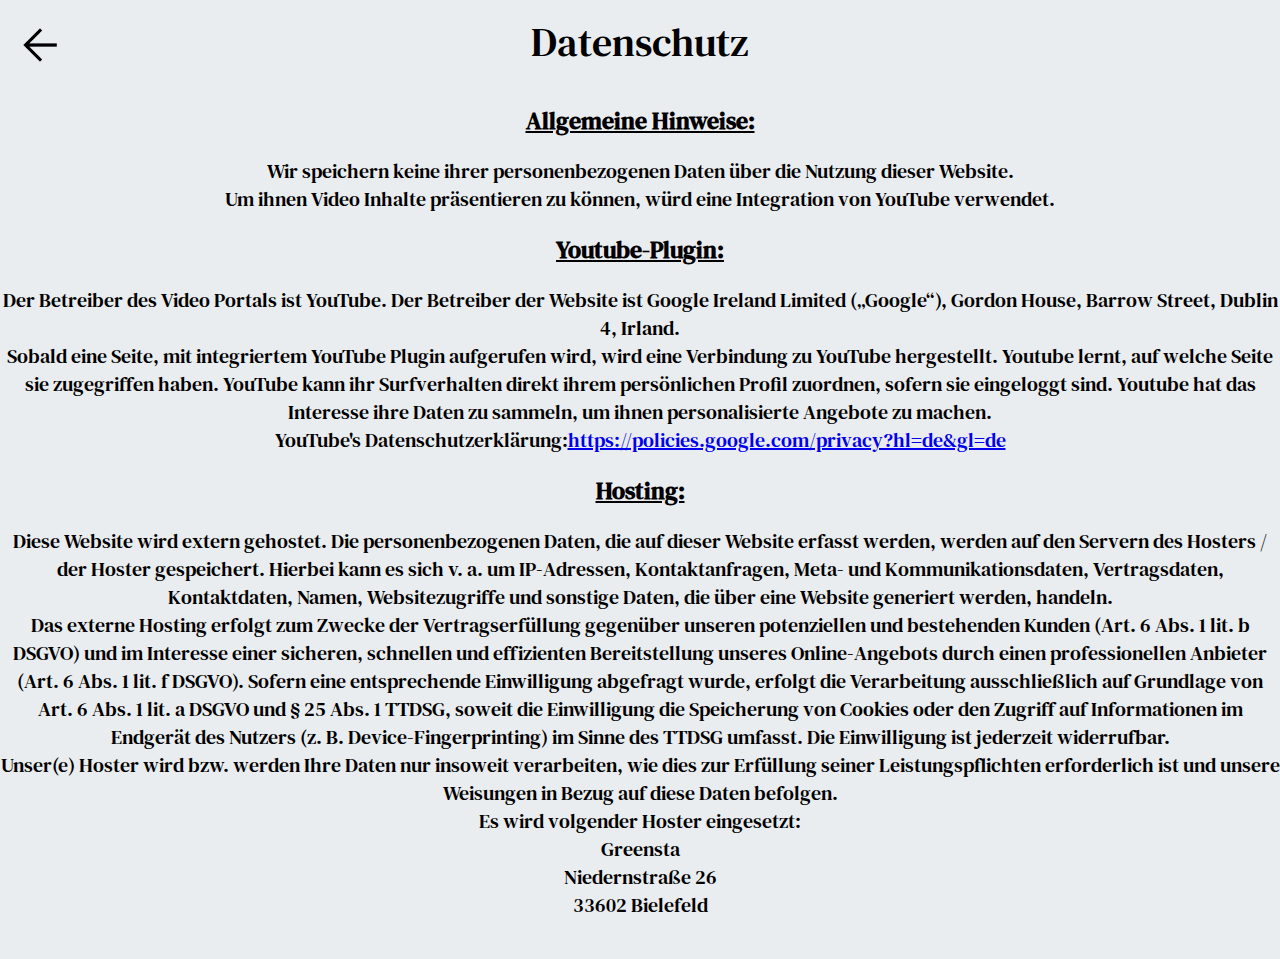
<file: zzdatenschutzueberuns.html>
<!DOCTYPE html>
<html lang="en">
<head>
    <meta charset="UTF-8">
    <meta name="viewport" content="width=device-width, initial-scale=1.0">
    <link rel="preconnect" href="https://fonts.googleapis.com">
    <link rel="preconnect" href="https://fonts.gstatic.com" crossorigin>
    <link href="https://fonts.googleapis.com/css2?family=DM+Serif+Text:ital@0;1&display=swap" rel="stylesheet">
    <title>Datenschutz</title>
    <link rel="stylesheet" href="datenschutz.css">
</head>
<body>
    
    
    
    <header>
       
        <a href="ueberuns.html"><img src="arrow_back_45dp_000000_FILL0_wght400_GRAD0_opsz48.png" class="arrowbackimg" alt="back" ></a>
    
        <h1>Datenschutz</h1>
    </header>
    <content>
        <div class="allgemeineinfo">
            <h2>Allgemeine Hinweise:</h2>
            <p>Wir speichern keine ihrer personenbezogenen Daten über die Nutzung dieser Website.<br>
            Um ihnen Video Inhalte präsentieren zu können, würd eine Integration von YouTube verwendet.</p>
            <h2>Youtube-Plugin:</h2>
            <p>Der Betreiber des Video Portals ist YouTube. Der Betreiber der Website ist Google Ireland Limited („Google“), Gordon House, Barrow Street, Dublin 4, Irland.<br>Sobald eine Seite, mit integriertem YouTube Plugin aufgerufen wird, wird eine Verbindung zu YouTube hergestellt. Youtube lernt, auf welche Seite sie zugegriffen haben. YouTube kann ihr Surfverhalten direkt ihrem persönlichen Profil zuordnen, sofern sie eingeloggt sind.
                Youtube hat das Interesse ihre Daten zu sammeln, um ihnen personalisierte Angebote zu machen. 
                <br>YouTube's Datenschutzerklärung:<a href="https://policies.google.com/privacy?hl=de&gl=de">https://policies.google.com/privacy?hl=de&gl=de</p></a>
            <h2>Hosting:</h2>
            <p>Diese Website wird extern gehostet. Die personenbezogenen Daten, die auf dieser Website erfasst werden, werden auf den Servern des Hosters / der Hoster gespeichert. Hierbei kann es sich v. a. um IP-Adressen, Kontaktanfragen, Meta- und Kommunikationsdaten, Vertragsdaten, Kontaktdaten, Namen, Websitezugriffe und sonstige Daten, die über eine Website generiert werden, handeln.<br>

                Das externe Hosting erfolgt zum Zwecke der Vertragserfüllung gegenüber unseren potenziellen und bestehenden Kunden (Art. 6 Abs. 1 lit. b DSGVO) und im Interesse einer sicheren, schnellen und effizienten Bereitstellung unseres Online-Angebots durch einen professionellen Anbieter (Art. 6 Abs. 1 lit. f DSGVO). Sofern eine entsprechende Einwilligung abgefragt wurde, erfolgt die Verarbeitung ausschließlich auf Grundlage von Art. 6 Abs. 1 lit. a DSGVO und § 25 Abs. 1 TTDSG, soweit die Einwilligung die Speicherung von Cookies oder den Zugriff auf Informationen im Endgerät des Nutzers (z. B. Device-Fingerprinting) im Sinne des TTDSG umfasst. Die Einwilligung ist jederzeit widerrufbar.<br>
                
                Unser(e) Hoster wird bzw. werden Ihre Daten nur insoweit verarbeiten, wie dies zur Erfüllung seiner Leistungspflichten erforderlich ist und unsere Weisungen in Bezug auf diese Daten befolgen.<br>
                
                Es wird volgender Hoster eingesetzt:<br>
                
                Greensta<br>
                Niedernstraße 26<br>
                33602 Bielefeld
            </p>
        </div>
        
    </content>
</body>
</html>
</file>
<file: termine.css>
body{
  background-color: rgb(234, 237, 239);
  margin: 0px;
}
/*The whole [base64]*/
nav{
  background-color:rgb(234, 237, 239) ;
  display: flex;
  justify-content: space-between;
  margin:0px;
  padding:10px;
  z-index: 1000;
  position: relative;
}

h1{
  margin:0px;
  font-size: 40px;
  font-family: "DM Serif Text", serif;
  font-weight: 400;
  font-style: normal;
  flex-shrink: 5;
  color: rgb(3,145,2);
}
.untertitle{
  font-family: "DM Serif Text", serif;
}

.menubutton{
  font-family: "DM Serif Text", serif;
  font-size: 30px;
  border:none;
  background-color: rgb(234, 237, 239) ;
  margin-top: 5px;
  padding:10px;
  transition: transform 0.15s ease;
  
}
.menubutton:hover{
  cursor: pointer;
  transform: scale(1.08);
}
.englishbutton{
  font-family: "DM Serif Text", serif;
  font-size: 30px;
  border:none;
  background-color: rgb(234, 237, 239) ;
  margin-top: 5px;
  padding:10px;
  color:rgb(3,145,2);
  transition: transform 0.15s ease;
  
}
.englishbutton:hover{
  cursor: pointer;
  text-decoration: underline;
  transform: scale(1.08);
}
.homebutton{
  text-decoration: underline;
  font-family: "DM Serif Text", serif;
  font-size: 30px;
  border:none;
  background-color: rgb(234, 237, 239) ;
  margin-top: 5px;
  transition: transform 0.15s ease;
}
.homebutton:hover{
  cursor: pointer;
  transform: scale(1.08);
}
.untertitle{
  font-size: 20px;
  margin-top:5px;
  margin-bottom: 0px;
}
.burgermenuicon{
  width: 70px;
}
burgermenu{
  display: none;
}
.menuicon{
  width: 35px;
  margin-top: 15px;
  margin-right: 10px;
  transition: transform 0.15s ease;
}
.menuicon:hover{
  transform: scale(1.08);
}
.menubuttons{
  display: flex;
  align-items: center;
}
.menuiconburger{
  height: 35px;
  transition: transform 0.15s ease;
  margin-top: 19px;
}
.untertitle{
  text-align: left;
}
@media(max-width:430px){
  h1{
      font-size: 30px;
  }
}

/*Der Content-----------------------------------------------------------------------------------------------------------------------------------*/
main{
  display: flex;
  justify-content: center;
  align-items: center;
  flex-grow: 1;
  flex: 1;
  padding: none;
  
}
h2{
  font-family: "DM Serif Text", serif;
  font-size: 30px;
  border:none;
  text-decoration: underline;
  text-align: center;
  
}
p{
  text-align: center;
  font-size: 25px;
  font-family: "DM Serif Text", serif;
  font-weight: 400;
  font-style: normal;
}
.p{
  display: flex;
  justify-content: center;
  align-items: center;
}
.underline{
  text-decoration: underline;
}
.termine{
  margin: 20px;
}
/*Der Abspann--------------------------------f--------------------------------------------------------------------------------------*/
footer.abspann {
  
  text-align: center;
  padding: 10px;
  display: flex;
    justify-content:space-around;
}
.abspannbutton{
  font-family: "DM Serif Text", serif;
  font-size: 15px;
  margin-bottom: 30px;
  border:none;
  text-decoration: underline;
}
.abspannbutton:hover{
  cursor: pointer;
  text-decoration: underline;
  background-color: inherit;
}

/*Some other [base64]*/
hr{
  margin: 0;
  height: 3px; 
  background-color: black;
  border: none;
}
.vl {
  margin-top:30px;
  margin-right:20px;
  border-left: 5px solid rgb(3,145,2);
  height: auto;
  align-self: stretch;
}
.spacer{
  border:15px, solid rgb(213, 215, 217);
  border-radius: 5px;
}
/*The burger menu--------------------------------------------------------------------------------------------------------------------------------------------*/
#menu__toggle:checked ~ .menu__btn {
  position: fixed;
  top: 30px;
  right: 30px;
}
#menu__toggle {
  opacity: 0;
}

#menu__toggle:checked ~ .menu__btn > span {
  transform: rotate(45deg);
}
#menu__toggle:checked ~ .menu__btn > span::before {
  top: 0;
  transform: rotate(0);
}
#menu__toggle:checked ~ .menu__btn > span::after {
  top: 0;
  transform: rotate(90deg);
}
#menu__toggle:checked ~ .menu__box {
  visibility: visible;
  right: 0;
  left: auto;
}

.menu__btn {
  display: flex;
  align-items: center;
  top: 30px;
  right: 30px;
  width: 45px;
  height: 45px;
  cursor: pointer;
  z-index: 2;
  position: absolute;
}

.menu__btn > span,
.menu__btn > span::before,
.menu__btn > span::after {
  display: block;
  position: absolute;

  width: 100%;
  height: 3px;

  background-color: black;

  transition-duration: .25s;
}
.menu__btn > span::before {
  content: '';
  top: -10px;
}
.menu__btn > span::after {
  content: '';
  top: 10px;
}

.menu__box {
  left: auto; /* Ensure left is not applied */
  right: -100%; /* Position the menu box off the screen to the right */
  
  display: block;
  position: fixed;
  visibility: hidden;
  top: 0;
  
  width: 100%;
  height: 100%;

  margin: 0;
  

  list-style: none;

  background-color: rgb(213, 215, 217);
  box-shadow: 1px 0px 6px rgba(0, 0, 0, .2);

  transition-duration: .15s;

  z-index: 1;
}

.menu__item {
  font-family: "DM Serif Text", serif;
  font-size: 30px;
  border:none;
  background-color: rgb(234, 237, 239) ;
  margin-top: 5px;
  padding:10px;
  background: transparent;
  color:black;
  text-decoration: none;
  text-align: center; 
  width: 100%;
  display: block;
}
.menu__item:hover {
  cursor: pointer;
  
}
.menu__itemdiv{
  display: flex;
  flex-direction: column;
  justify-content: center; 
  align-items: center; 
  height: 100%;
}
.menu__item__home{
  font-family: "DM Serif Text", serif;
  font-size: 30px;
  border:none;
  background-color: rgb(234, 237, 239) ;
  margin-top: 5px;
  padding:10px;
  background: transparent;
  color:black;
  text-decoration: none;
  text-align: center;
  width: 100%;
  text-decoration: underline;
}

.hamburger-menu{
  display: none;
}
.menu__item__englisch{
  font-family: "DM Serif Text", serif;
  font-size: 30px;
  border:none;
  background-color: rgb(234, 237, 239) ;
  margin-top: 5px;
  padding:10px;
  background: transparent;
  color:rgb(3,145,2);
  text-decoration: none;
  text-align: center;
  width: 100%;
  
}





@media(max-width:980px){
  .menubuttons {
      display: none;
  }

  burgermenu {
      display: block;
  }

  .mitglidertexthome {
      display: none;
  }

  .burgermenuicon {
      display: block;
  }
  .hamburger-menu{
      display: block;
  }
  .menu__btn{
      position: block;
      top:30px;
      right: 30px;
  }
}
</file>
<file: ueberuns.css>
body{
  background-color: rgb(234, 237, 239);
  margin: 0px;
}
/*The whole [base64]*/
nav{
  background-color:rgb(234, 237, 239) ;
  display: flex;
  justify-content: space-between;
  margin:0px;
  padding:10px;
  z-index: 1000;
  position: relative;
}
.titlediv{
  align-items: center;
}
h1{
  margin:0px;
  font-size: 40px;
  font-family: "DM Serif Text", serif;
  font-weight: 400;
  font-style: normal;
  flex-shrink: 5;
  color: rgb(3,145,2);
}
.untertitle{
  font-family: "DM Serif Text", serif;
}

.menubutton{
  font-family: "DM Serif Text", serif;
  font-size: 30px;
  border:none;
  background-color: rgb(234, 237, 239) ;
  margin-top: 5px;
  padding:10px;
  transition: transform 0.15s ease;
  
}
.menubutton:hover{
  cursor: pointer;
  transform: scale(1.08);
}
.englishbutton{
  font-family: "DM Serif Text", serif;
  font-size: 30px;
  border:none;
  background-color: rgb(234, 237, 239) ;
  margin-top: 5px;
  padding:10px;
  color:rgb(3,145,2);
  transition: transform 0.15s ease;
  
}
.englishbutton:hover{
  cursor: pointer;
  text-decoration: underline;
  transform: scale(1.08);
}
.homebutton{
  text-decoration: underline;
  font-family: "DM Serif Text", serif;
  font-size: 30px;
  border:none;
  background-color: rgb(234, 237, 239) ;
  margin-top: 5px;
  transition: transform 0.15s ease;
}
.homebutton:hover{
  cursor: pointer;
  transform: scale(1.08);
}
.untertitle{
  font-size: 20px;
  margin-top:5px;
  margin-bottom: 0px;
}
.burgermenuicon{
  width: 70px;
}
burgermenu{
  display: none;
}
.menuicon{
  width: 35px;
  margin-top: 15px;
  margin-right: 10px;
  transition: transform 0.15s ease;
}
.menuicon:hover{
  transform: scale(1.08);
}
.menubuttons{
  display: flex;
  align-items: center;
}
.menuiconburger{
  height: 35px;
  transition: transform 0.15s ease;
  margin-top: 19px;
}
@media(max-width:430px){
  h1{
      font-size: 30px;
  }
}
/* The image main image [base64]*/
.mainimage{
  width: 100%;
  
  top: 97.67px;
  
}
/*The whole content of the [base64]*/
content{
  display: flex;
  justify-content: center;
  flex-direction: column;
  
}
.homepagetext{
  font-family: "DM Serif Text", serif;
  font-size: 30px;
  margin-top: 20px;
  margin-right: 20px;
  margin-bottom: 20px;
}
.homepagetextdiv{
  display: flex;
  justify-content: center;
  align-items: stretch;
}
/*Mitglieder---------------------------------------------------------------------------------------------------------------------*/
.mitgliederhomepage{
  background-color: rgb(213, 215, 217);
  border-radius: 5px;
  margin-top: 30px;
  margin-bottom: 30px;
}
.mitglied{
  background-color: rgb(234, 237, 239);
  display: flex;
  align-items: center;
  border-radius: 15px;
  margin: 20px;
}
.mitgliedbild{
  width: 200px;
  border-radius: 200px;
  margin: 15px;
}
.mitgliedercontent{
  display: flex;
  flex-direction: column;
  justify-content: center;
}
h3{
  color:rgb(3,145,2) ;
  font-size: 40px;
  padding-left: 20px;
  font-family: "DM Serif Text", serif;
  
}
.mitgliederbutton{
  font-family: "DM Serif Text", serif;
  font-size: 25px;
  border:none;
  background-color: rgb(213, 215, 217);
  margin-top: 5px;
  border:10px;
  transition: border 0.15s;
}



.name{
  border: none;
  font-family: "DM Serif Text", serif;
  font-size: 25px;
  margin-right: 15px;
  margin-bottom: 0px;
  color: black;
  text-align: center;
}
.name:hover{
 
  background-color: inherit;
}
.allemitglieder{
  display: flex;
  flex-wrap: wrap;
  justify-content: center;
}
.mehr{
  margin: none;
  text-decoration: underline;
  font-size: 20px;
  border:none;
  font-family: "DM Serif Text", serif;
  -webkit-text-decoration-color: rgb(3,145,2); 
  text-decoration-color: rgb(3,145,2);
  color: black;

}


.mehrdiv{
  display: flex;
  align-items: center;
  justify-content: center;
  width: 100px;
  transition: background-color 0.15s;
}

.arrow{
  width: 40px;
  height: 40px;
}
.websitebutton{
  text-decoration: underline;
  margin-top: 0px;
  margin-bottom: 0px;
  margin-left: 22px;
  font-size: 15px;
  border:none;
  font-family: "DM Serif Text", serif;
  color: black;
  
}
.websitelinkdiv{
  display: flex;
  align-items: center;
  justify-content: center;
  width: 100px;
  transition: background-color 0.15s;
}
.headernames{
  display: flex;
  flex-direction: column;
  transition: background-color 0.15s;
  margin-right: 10px;
}

.namep{
  border: none;
  font-family: "DM Serif Text", serif;
  font-size: 25px;
  margin-right: 15px;
  color: black;
  margin: 10px;
  margin-bottom: 0px;
}
.copyright{
  text-align: center;
  margin-top: 10px;  
}
/*Der Abspann----------------------------------------------------------------------------------------------------------------------*/
.abspann{
  display: flex;
  justify-content:space-around;
}
.abspannbutton{
  font-family: "DM Serif Text", serif;
  font-size: 15px;
  margin-bottom: 30px;
  border:none;
  text-decoration: underline;
}
.abspannbutton:hover{
  cursor: pointer;
  text-decoration: underline;
  background-color: inherit;
}
/*Some other [base64]*/
hr{
  margin: 0;
  height: 3px; 
  background-color: black;
  border: none;
}
.vl {
  margin-top:30px;
  margin-right:20px;
  border-left: 5px solid rgb(3,145,2);
  height: auto;
  align-self: stretch;
}
.spacer{
  border:15px, solid rgb(213, 215, 217);
  border-radius: 5px;
}

/*The burger menu--------------------------------------------------------------------------------------------------------------------------------------------*/
#menu__toggle:checked ~ .menu__btn {
  position: fixed;
  top: 30px;
  right: 30px;
}
#menu__toggle {
  opacity: 0;
}

#menu__toggle:checked ~ .menu__btn > span {
  transform: rotate(45deg);
}
#menu__toggle:checked ~ .menu__btn > span::before {
  top: 0;
  transform: rotate(0);
}
#menu__toggle:checked ~ .menu__btn > span::after {
  top: 0;
  transform: rotate(90deg);
}
#menu__toggle:checked ~ .menu__box {
  visibility: visible;
  right: 0;
  left: auto;
}

.menu__btn {
  display: flex;
  align-items: center;
  top: 30px;
  right: 30px;
  width: 45px;
  height: 45px;
  cursor: pointer;
  z-index: 2;
  position: absolute;
}

.menu__btn > span,
.menu__btn > span::before,
.menu__btn > span::after {
  display: block;
  position: absolute;

  width: 100%;
  height: 3px;

  background-color: black;

  transition-duration: .25s;
}
.menu__btn > span::before {
  content: '';
  top: -10px;
}
.menu__btn > span::after {
  content: '';
  top: 10px;
}

.menu__box {
  left: auto; /* Ensure left is not applied */
  right: -100%; /* Position the menu box off the screen to the right */
  
  display: block;
  position: fixed;
  visibility: hidden;
  top: 0;
  
  width: 100%;
  height: 100%;

  margin: 0;
  

  list-style: none;

  background-color: rgb(213, 215, 217);
  box-shadow: 1px 0px 6px rgba(0, 0, 0, .2);

  transition-duration: .15s;

  z-index: 1;
}

.menu__item {
  font-family: "DM Serif Text", serif;
  font-size: 30px;
  border:none;
  background-color: rgb(234, 237, 239) ;
  margin-top: 5px;
  padding:10px;
  background: transparent;
  color:black;
  text-decoration: none;
  text-align: center; 
  width: 100%;
  display: block;
}
.menu__item:hover {
  cursor: pointer;
  
}
.menu__itemdiv{
  display: flex;
  flex-direction: column;
  justify-content: center; 
  align-items: center; 
  height: 100%;
}
.menu__item__home{
  font-family: "DM Serif Text", serif;
  font-size: 30px;
  border:none;
  background-color: rgb(234, 237, 239) ;
  margin-top: 5px;
  padding:10px;
  background: transparent;
  color:black;
  text-decoration: none;
  text-align: center;
  width: 100%;
  text-decoration: underline;
}

.hamburger-menu{
  display: none;
}
.menu__item__englisch{
  font-family: "DM Serif Text", serif;
  font-size: 30px;
  border:none;
  background-color: rgb(234, 237, 239) ;
  margin-top: 5px;
  padding:10px;
  background: transparent;
  color:rgb(3,145,2);
  text-decoration: none;
  text-align: center;
  width: 100%;
  
}





@media(max-width:980px){
  .menubuttons {
      display: none;
  }

  burgermenu {
      display: block;
  }

  .mitglidertexthome {
      display: none;
  }

  .burgermenuicon {
      display: block;
  }
  .hamburger-menu{
      display: block;
  }
  .menu__btn{
      position: block;
      top:30px;
      right: 30px;
  }
}
</file>
<file: zimpressum.css>
html,body{
    background-color:rgb(234, 237, 239) ;
    font-family: "DM Serif Text", serif;
    font-weight: 400;
    font-style: normal;
    height: 100%;
    margin: 0;
    display: flex;
    flex-direction: column;
}
.arrowbackimg{
    height: 50px;
    top: 20px;
    cursor: pointer;
    position: absolute;
    left: 15px;
}
header{
    display: flex;
    justify-content: center;
    align-items: center;
    position: static;
    width: 100%;
    height: 86px;
    
}
h1{
    margin:15px;
    font-size: 40px;
    font-family: "DM Serif Text", serif;
    font-weight: 400;
    font-style: normal;
    flex-shrink: 5;
    color: black;
}
h2, h3{
    text-decoration: underline;
}

content{
    flex: 1;
    display: flex;
    flex-direction: column;
    justify-content: center;
    align-items: center;
    
    
}
.allgemeineinfo,.kontakt{
    text-align: center;
    margin-bottom: 20px;
    display: block;
}

p{
    font-size: 20px;
}
.ks{
    display: flex;
    justify-content: center;
}
.ksname{
    text-decoration: none;
}
</file>
<file: datenschutz.css>
html,body{
    background-color:rgb(234, 237, 239) ;
    font-family: "DM Serif Text", serif;
    font-weight: 400;
    font-style: normal;
    height: 100%;
    margin: 0;
    display: flex;
    flex-direction: column;
}
.arrowbackimg{
    height: 50px;
    top: 20px;
    cursor: pointer;
    position: absolute;
    left: 15px;
}
header{
    display: flex;
    justify-content: center;
    align-items: center;
    position: static;
    width: 100%;
    height: 86px;
    
}
h1{
    margin:15px;
    font-size: 40px;
    font-family: "DM Serif Text", serif;
    font-weight: 400;
    font-style: normal;
    flex-shrink: 5;
    color: black;
}
h2, h3{
    text-decoration: underline;
}

content{
    flex: 1;
    display: flex;
    flex-direction: column;
    justify-content: center;
    align-items: center;
    
    
}
.allgemeineinfo{
    text-align: center;
    margin-bottom: 20px;
    display: block;
}

p{
    font-size: 20px;
}
</file>
